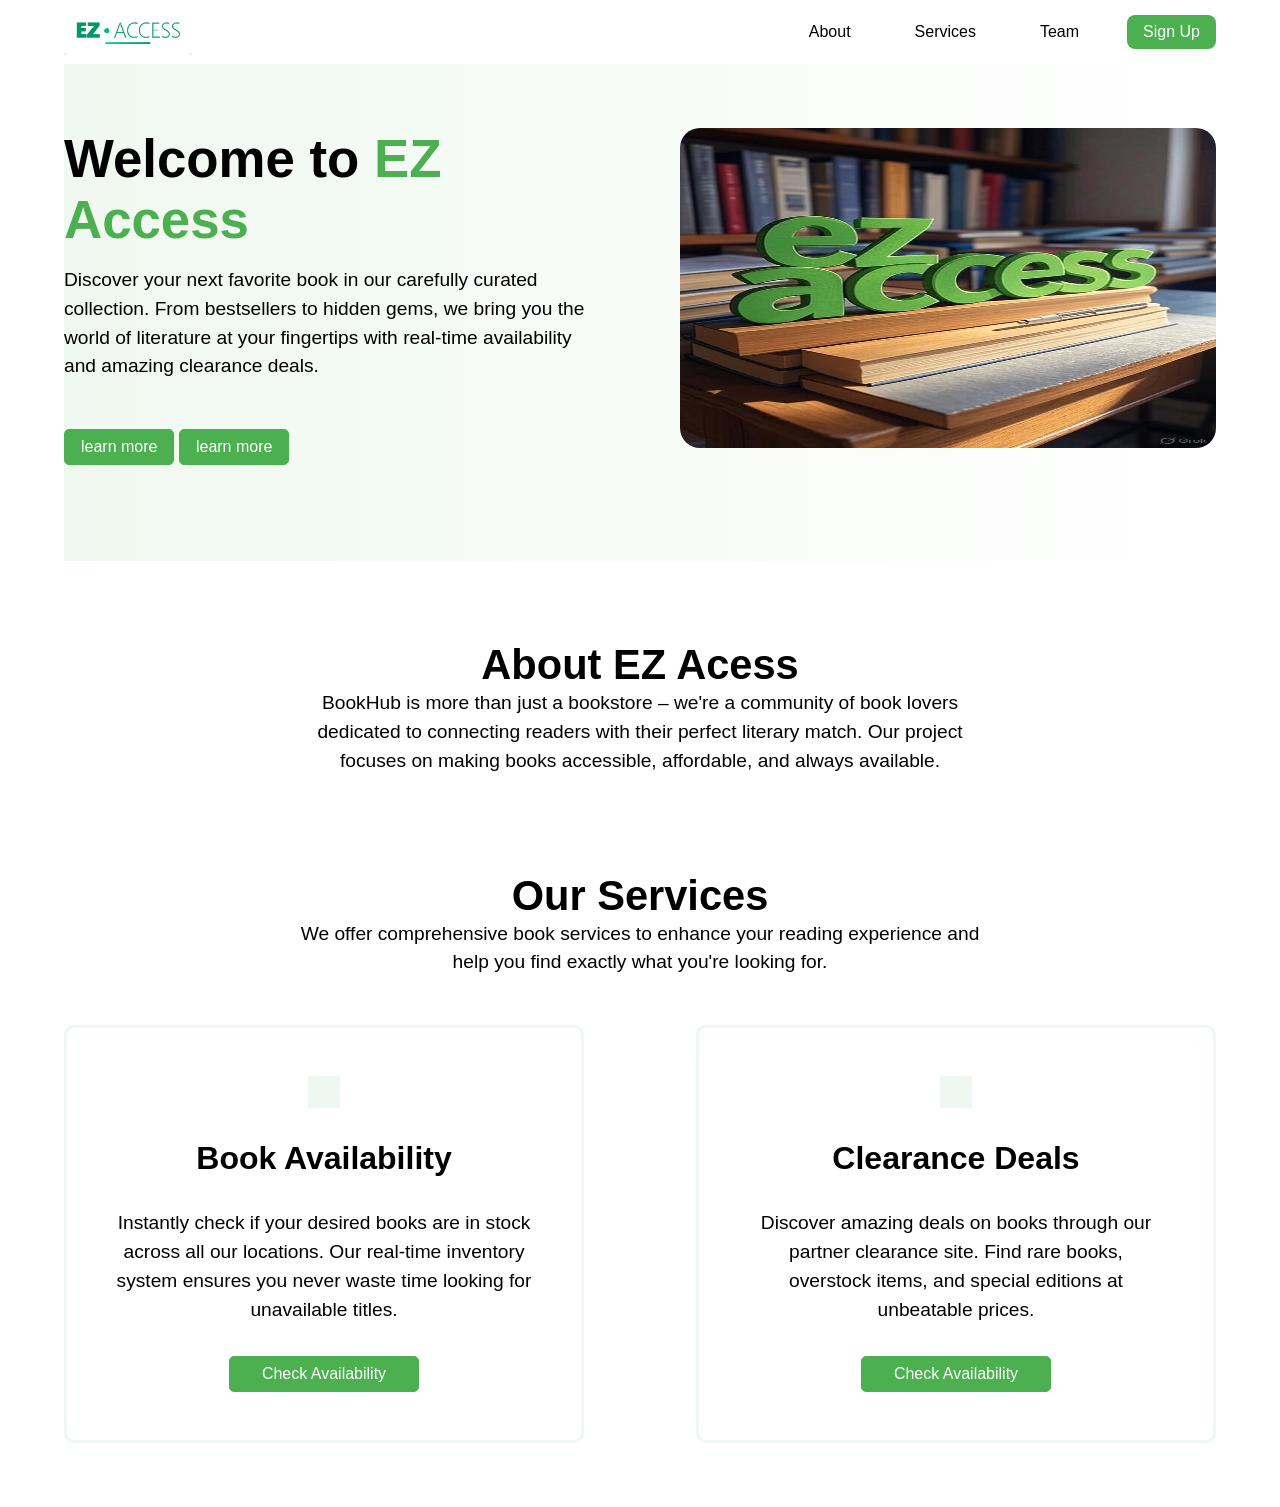
<file: index.html>
<!DOCTYPE html>
<html lang="en">
<head>
    <meta charset="UTF-8">
    <meta name="viewport" content="width=device-width, initial-scale=1.0">
    <title>EZ ACCESS</title>
    <link rel="stylesheet" href="style.css">
</head>
<body>
    <header class="global-padding">
        <img 
            src="./images//logo.png" 
            alt="logo"
        />

        <nav>
            <ul>
                <li><a href="#about">About</a></li>
                <li><a href="#services">Services</a></li>
                <li><a href="#TEAM">Team</a></li>
                <li class="signup"><a href="./signup.html">Sign Up</a></li>
            </ul>
        </nav>
    </header>
    <main class="global-padding">
        <section 
            class="home"
        >
            <figure>
                <figcaption>
                    <h1>
                        Welcome to 
                        <span
                        class="green">
                            EZ Access
                        </span>
                    </h1>
                    <p>
                        Discover your next favorite book in our carefully curated collection. From bestsellers to hidden gems, we bring you the world of literature at your fingertips with real-time availability and amazing clearance deals.
                    </p>
                    <div class="button">
                        <button>
                        learn more
                    </button>
                    <button>
                        learn more
                    </button>
                    </div>
                </figcaption>
                <img 
                    src="./images/hero.jpg" 
                    alt="hero"
                    class="hero"
                />
            </figure>   
        </section>
        <section
            class="about"
            id="about"
        >
            <h2>About EZ Acess</h2>
            <p>
                BookHub is more than just a bookstore – we're a community of book lovers dedicated to connecting readers with their perfect literary match. Our project focuses on making books accessible, affordable, and always available.
            </p>
        </section>
        <section
            class="services"
            id="services"
        >
            <div class="services-heading">
                <h2>
                    Our Services
                </h2>
                <p>
                    We offer comprehensive book services to enhance your reading experience and help you find exactly what you're looking for.
                </p>
            </div>

            <div class="container">
                <section class="book">
                    <div class="box"></div>
                    <h3>
                        Book Availability
                    </h3>
                    <p>
                        Instantly check if your desired books are in stock across all our locations. Our real-time inventory system ensures you never waste time looking for unavailable titles.
                    </p>
                    <button>
                        <a href="./bookshop.html"> Check Availability</a>
                    </button>
                </section>
                <section class="book">
                    <div class="box"></div>
                    <h3>
                        Clearance Deals
                    </h3>
                    <p>
                        Discover amazing deals on books through our partner clearance site. Find rare books, overstock items, and special editions at unbeatable prices.
                    </p>
                    <button>
                        <a href="./clearance.html"> Check Availability</a>
                    </button>
                </section>
            </div>
        </section>
    </main>
    <footer>

    </footer>
</body>
</html>
</file>
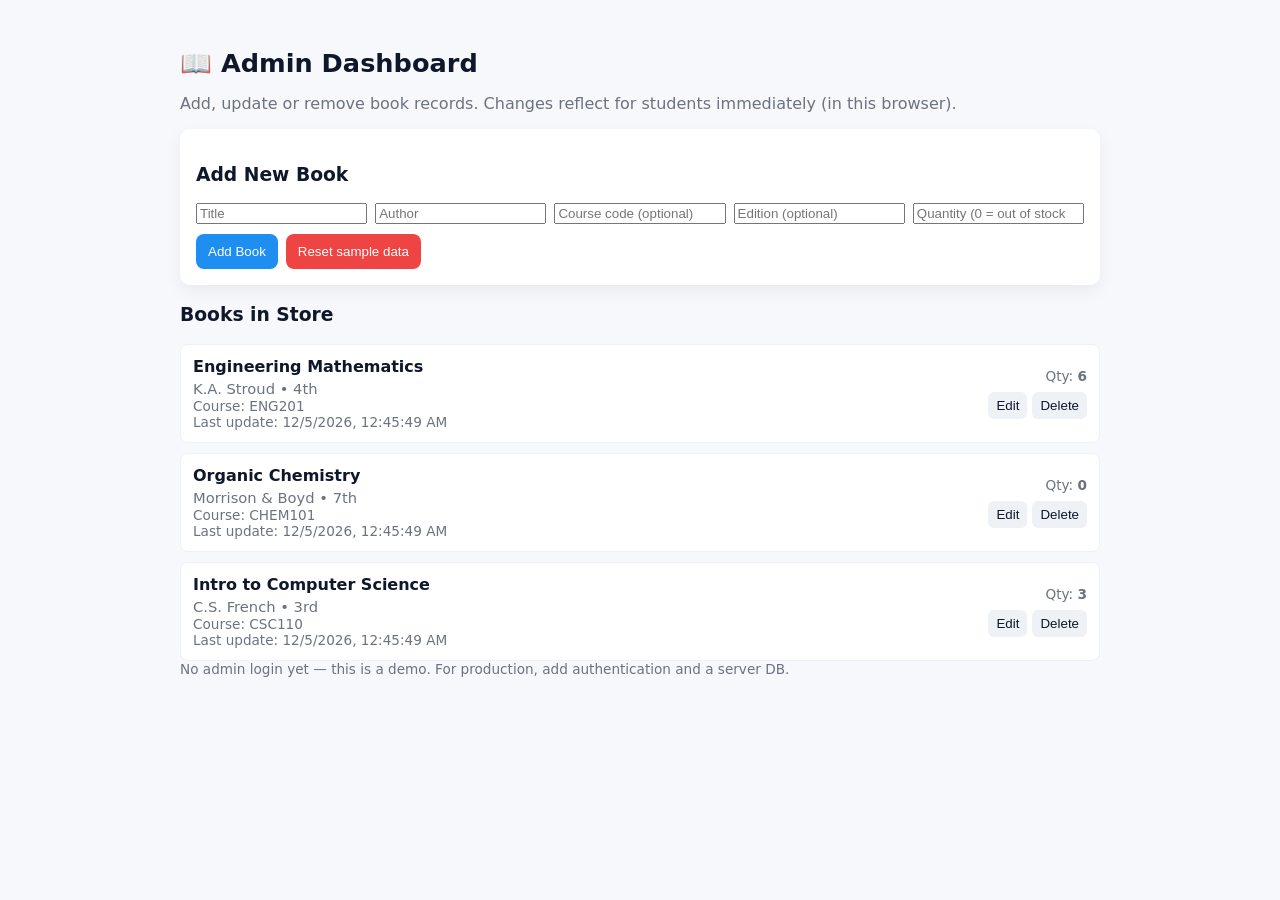
<file: bookshop/admin.html>
<!doctype html>
<html lang="en">
<head>
  <meta charset="utf-8" />
  <meta name="viewport" content="width=device-width,initial-scale=1" />
  <title>UNN Book Availability — Admin</title>
  <link rel="stylesheet" href="style.css">
</head>
<body>
  <main id="admin-app" class="container">
    <header>
      <h1>📖 Admin Dashboard</h1>
      <p class="muted">Add, update or remove book records. Changes reflect for students immediately (in this browser).</p>
    </header>

    <section class="card">
      <h3>Add New Book</h3>
      <div class="form-grid">
        <input id="a_title" placeholder="Title" />
        <input id="a_author" placeholder="Author" />
        <input id="a_course" placeholder="Course code (optional)" />
        <input id="a_edition" placeholder="Edition (optional)" />
        <input id="a_qty" type="number" min="0" placeholder="Quantity (0 = out of stock)" />
      </div>
      <div class="form-actions">
        <button id="addBookBtn">Add Book</button>
        <button id="clearStoreBtn" class="danger">Reset sample data</button>
      </div>
    </section>

    <section>
      <h3>Books in Store</h3>
      <div id="adminList" class="card-list"></div>
    </section>

    <footer class="muted small">No admin login yet — this is a demo. For production, add authentication and a server DB.</footer>
  </main>

  <script src="script.js"></script>
</body>
</html>
</file>
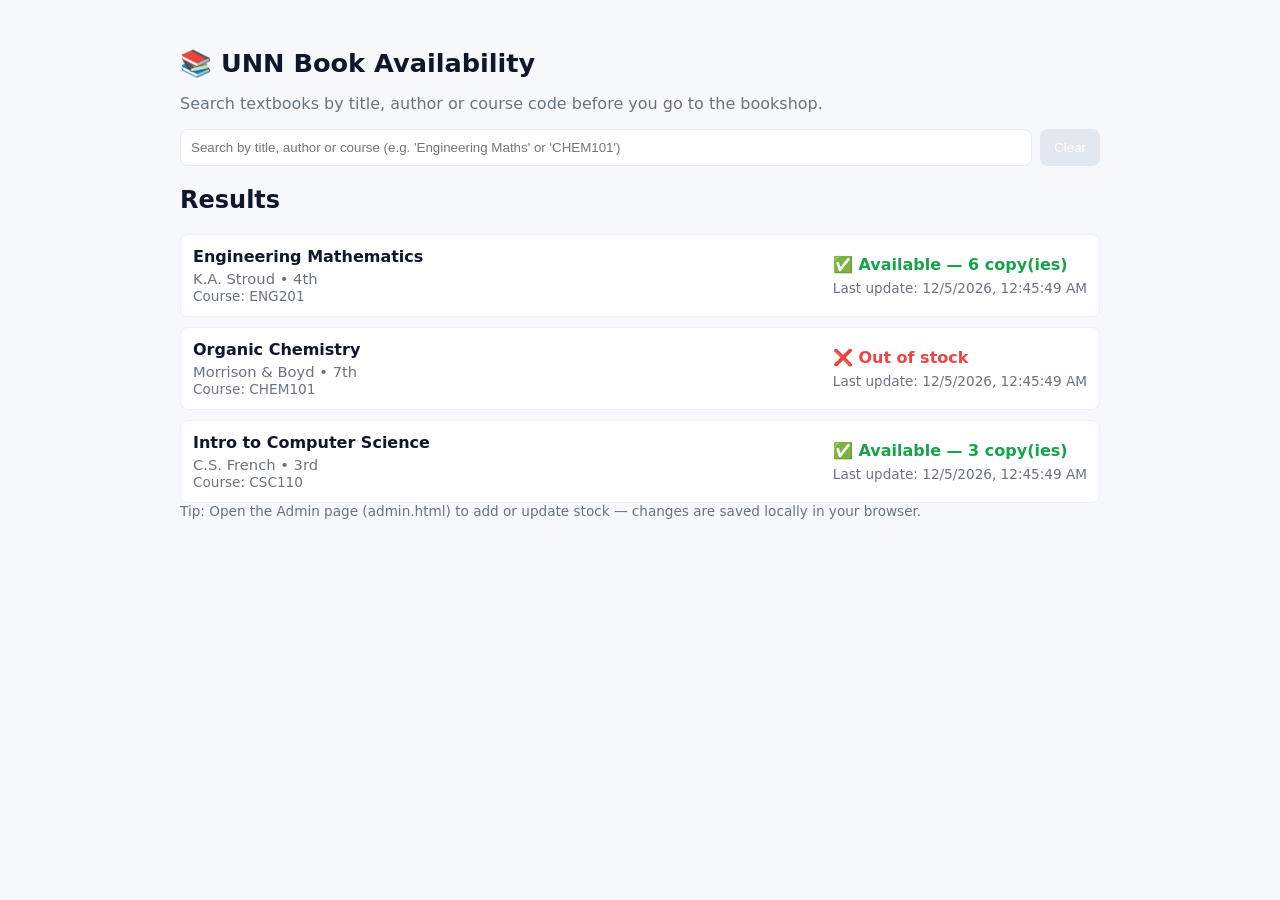
<file: bookshop/bookshop.html>
<!doctype html>
<html lang="en">
<head>
  <meta charset="utf-8" />
  <meta name="viewport" content="width=device-width,initial-scale=1" />
  <title>UNN Book Availability — Student</title>
  <link rel="stylesheet" href="style.css">
</head>
<body>
  <main id="student-app" class="container">
    <header>
      <h1>📚 UNN Book Availability</h1>
      <p class="muted">Search textbooks by title, author or course code before you go to the bookshop.</p>
    </header>

    <section class="search-area">
      <input id="searchBox" placeholder="Search by title, author or course (e.g. 'Engineering Maths' or 'CHEM101')" />
      <button id="clearBtn" title="Clear search">Clear</button>
    </section>

    <section>
      <h2>Results</h2>
      <div id="resultList" class="card-list">
        <!-- results appear here -->
      </div>
    </section>

    <footer class="muted small">Tip: Open the Admin page (admin.html) to add or update stock — changes are saved locally in your browser.</footer>
  </main>

  <script src="script.js"></script>
</body>
</html>
</file>
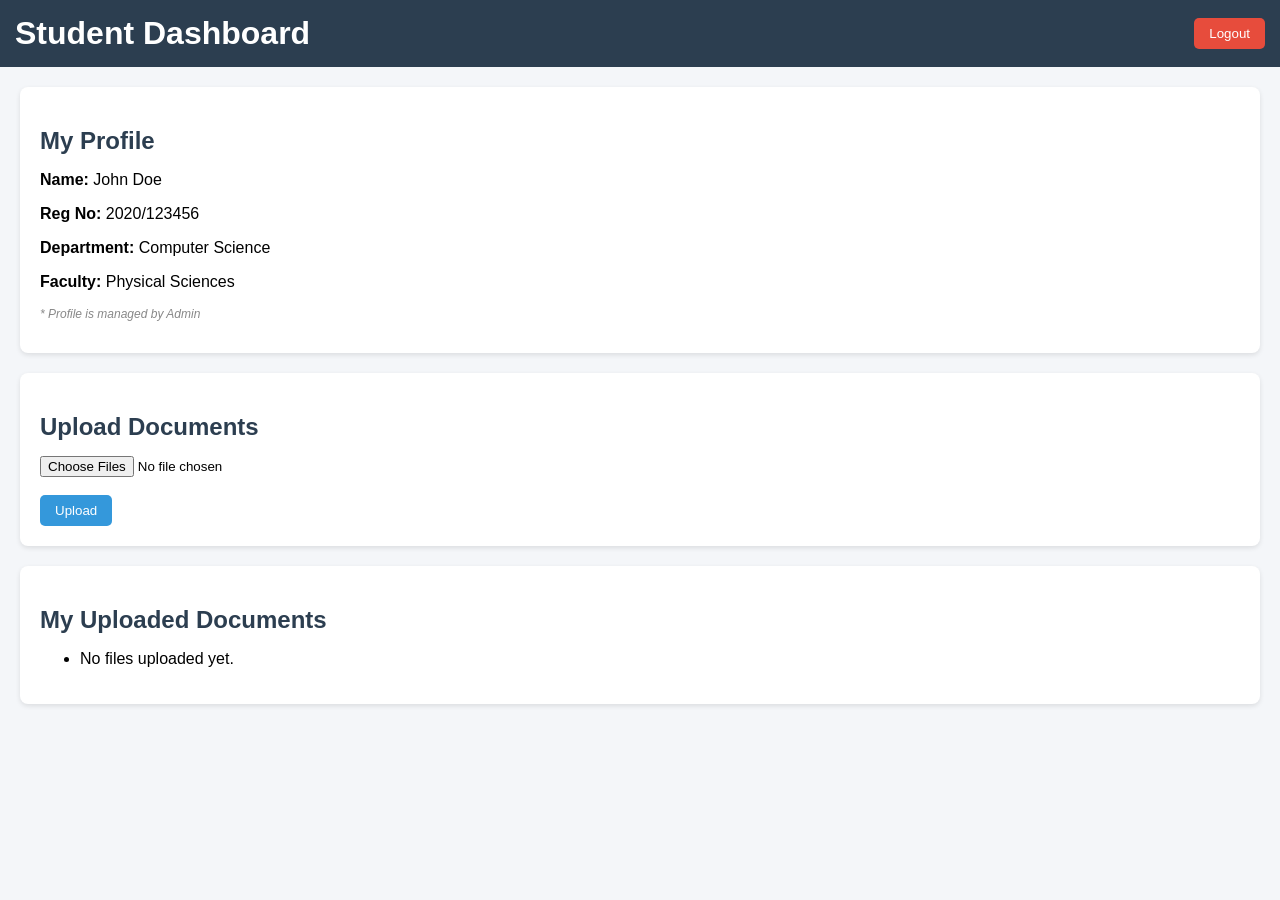
<file: dashboard/st.html>
<!DOCTYPE html>
<html lang="en">
<head>
  <meta charset="UTF-8">
  <meta name="viewport" content="width=device-width, initial-scale=1.0">
  <title>Student Dashboard</title>
  <link rel="stylesheet" href="st.css">
</head>
<body>
  <!-- Header -->
  <header>
    <h1>Student Dashboard</h1>
    <button id="logoutBtn">Logout</button>
  </header>

  <!-- Profile Section (Read-Only for Student) -->
  <section class="profile">
    <h2>My Profile</h2>
    <p><strong>Name:</strong> <span id="studentName">John Doe</span></p>
    <p><strong>Reg No:</strong> <span id="studentReg">2020/123456</span></p>
    <p><strong>Department:</strong> <span id="studentDept">Computer Science</span></p>
    <p><strong>Faculty:</strong> <span id="studentFaculty">Physical Sciences</span></p>
    <p class="note">* Profile is managed by Admin</p>
  </section>

  <!-- Upload Section -->
  <section class="upload">
    <h2>Upload Documents</h2>
    <form id="uploadForm">
      <input type="file" id="documentUpload" multiple><br><br>
      <button type="submit">Upload</button>
    </form>
  </section>

  <!-- Uploaded Documents Preview -->
  <section class="uploaded-files">
    <h2>My Uploaded Documents</h2>
    <ul id="fileList">
      <li>No files uploaded yet.</li>
    </ul>
  </section>

  <script src="st.js"></script>
</body>
</html>
</file>
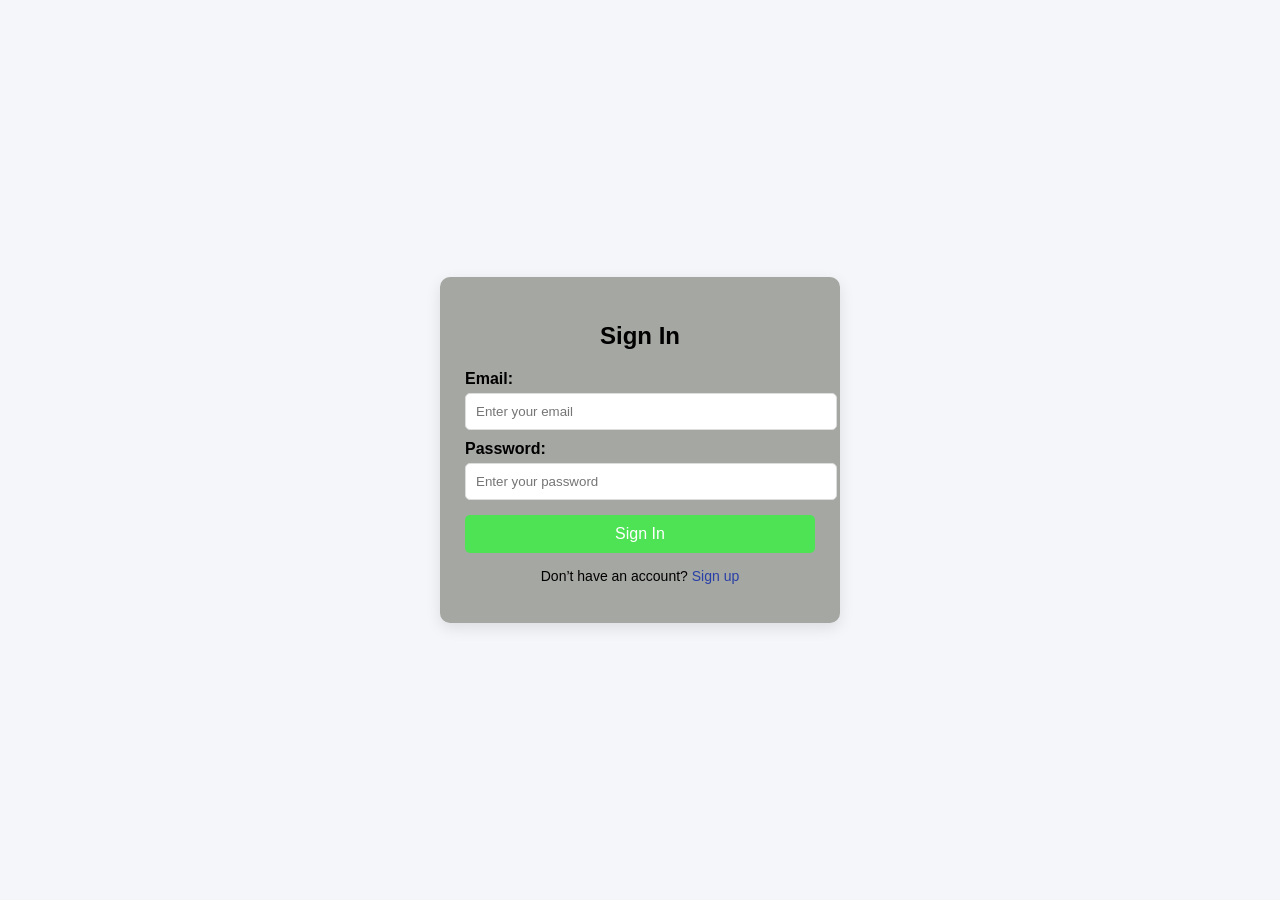
<file: signup and signin page/signin.html>
<!DOCTYPE html>
<html lang="en">
<head>
  <meta charset="UTF-8">
  <meta name="viewport" content="width=device-width, initial-scale=1.0">
  <title>Student Clearance Signin</title>
  <link rel="stylesheet" href="/signup and signin page/signin.css">
</head>
<body>
  <div class="container">
    <h2>Sign In</h2>
    <form id="signinForm">
      <label for="email">Email:</label>
      <input type="email" id="email" placeholder="Enter your email">

      <label for="password">Password:</label>
      <input type="password" id="password" placeholder="Enter your password">

      <button type="submit">Sign In</button>

      <!-- ✅ Link back to signup -->
      <p class="signup-link">
        Don’t have an account?
        <a href="/signup and signin page/signup.html">Sign up</a>
      </p>
    </form>
  </div>

  <script src="/signup and signin page/signin.js"></script>
</body>
</html>
</file>
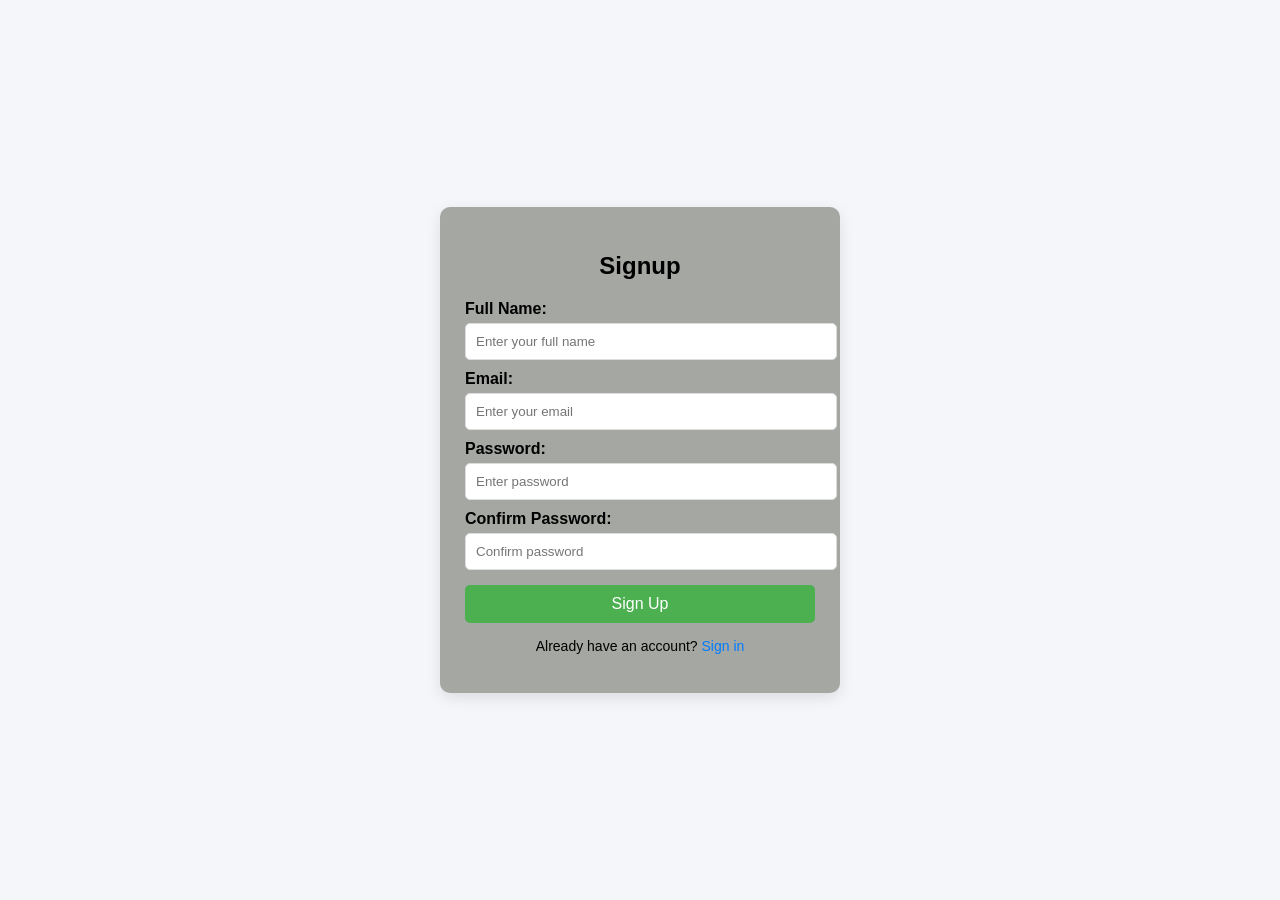
<file: signup and signin page/signup.html>
<!DOCTYPE html>
<html lang="en">
<head>
  <meta charset="UTF-8">
  <meta name="viewport" content="width=device-width, initial-scale=1.0">
  <title>Student Clearance Signup</title>
  <link rel="stylesheet" href="/signup and signin page/singup.css">
</head>
<body>
  <div class="container">
    <h2>Signup</h2>
    <form id="signupForm">
      <label for="fullName">Full Name:</label>
      <input type="text" id="fullName" placeholder="Enter your full name">

      <label for="email">Email:</label>
      <input type="email" id="email" placeholder="Enter your email">

      <label for="password">Password:</label>
      <input type="password" id="password" placeholder="Enter password">

      <label for="confirmPassword">Confirm Password:</label>
      <input type="password" id="confirmPassword" placeholder="Confirm password">

      <button type="submit">Sign Up</button>

      <!-- ✅ Added Sign In link below button -->
      <p class="signin-link">
        Already have an account?
        <a href="/signup and signin page/signin.html">Sign in</a>
      </p>
    </form>
  </div>

  <script src="/signup and signin page/singup.js"></script>
</body>
</html>
</file>
<file: style.css>
:root {
    --green-500 : #4CAF50;
    --grey-500 : grey;
    --white : white;
    --black : black;
    --green-300 : #4caf4f16;

}

* {
    margin: 0;
    padding: 0;
    box-sizing: border-box;
    font-family: sans-serif;
}

body {
    width: 100%;
    height: auto;
    /* display: flex;
    justify-content: center;
    align-items: center; */
}

header {
    top: 0;
    width: 100%;
    height: 4rem;
    display: flex;
    justify-content: space-between;
    align-items: center;
    position: fixed;
    background-color: var(--white);
}

.global-padding {
    padding: 0 4rem;
}

img {
    width: 8rem;
    height: auto;
}

nav ul {
    list-style: none;
    display: flex;
    justify-content: space-around;
    gap: 2rem;
    
}

nav ul li {
    display: flex;
    cursor: pointer;
    display: flex;
}
a {
    text-decoration: none;
}

nav ul a {
    padding: 0.5rem 1rem;
    color: var(--black);
}

nav ul a:hover {
    text-decoration: none;
    
    padding: 0.7rem 1.2rem;
    color: var(--green-500);
}

.signup a {
    background-color: var(--green-500);
    color : var(--white);
    border-radius: 8px;
}

.signup a:hover {
   background-color: rgb(5, 119, 5);
   color : var(--white);
}

main {
    margin: 1rem 0;
}

.home {
    background-image: linear-gradient(to right, var(--green-300), var(--white));
    padding: 4rem 0;
}

.home figure {
    display: flex;
    flex-direction: row;
    gap: 5rem;
}

.home figure figcaption {
    width: 50%;
    display: flex;
    flex-direction: column;
    gap: 1rem;
}
.button {
    margin: 2rem 0;
}
.home button {
    padding: 0.5rem 1rem;
    font-size: 1rem;
    border: var(--green-500) solid 1px;
    border-radius: 5px;
    color: var(--white);
    background-color: #4CAF50;
    cursor: pointer;
}

.home figure .hero {
    width: 50%;
    height: 20rem;
    border-radius: 20px;
}

.home figure h1 {
    font-size: 3.3rem;
}
.home figure h1 .green {
    color: var(--green-500);
}

p {
    font-size: 1.2rem;
    line-height: 1.5;
}


.services, .home {
    margin: 4rem 0;
}
.services-heading {
    margin: 2rem 0;
}
.about, .services-heading {
    text-align: center;
    width: 60%;
    margin: auto;
    padding: 1rem 0;
}

 h2 {
    font-size: 2.6rem;
}

.container {
    display: flex;
    flex-direction: row;
    gap: 7rem;
    margin: 2rem 0;
}

.book {
    width: 50%;
    border: var(--green-300) solid 3px; 
    border-radius: 10px;
    height: auto;
    display: flex;
    flex-direction: column;
    justify-content: center;
    align-items: center;
    gap: 2rem;
    padding: 3rem;
    text-align: center;
}

h3 {
    font-size: 2rem;
}

.box {
    width: 2rem;
    height: 2rem;
    background-color: var(--green-300);
}

.book button  {
    padding: 0.5rem 1rem;
    font-size: 1rem;
    border: var(--green-500) solid 1px;
    border-radius: 5px;
    background-color: #4CAF50;
    cursor: pointer;
}

.book button a {
    color: var(--white);
    padding: 0.5rem 1rem;
}
</file>
<file: bookshop/style.css>
:root{
  --bg: #f7f8fb;
  --card: #ffffff;
  --muted: #6b7280;
  --accent: #1f8ef1;
  --success: #16a34a;
  --danger: #ef4444;
  --shadow: 0 6px 18px rgba(20,20,40,0.06);
  --radius: 10px;
  font-family: Inter, system-ui, -apple-system, "Segoe UI", Roboto, "Helvetica Neue", Arial;
}

*{box-sizing:border-box}
body{
  margin:0;
  background:var(--bg);
  color:#0f172a;
  -webkit-font-smoothing:antialiased;
}
.container{
  max-width:960px;
  margin:28px auto;
  padding:20px;
}
header h1{margin:0 0 6px;font-size:1.6rem}
.muted{color:var(--muted)}
.small{font-size:.85rem}
.card{background:var(--card);padding:16px;border-radius:var(--radius);box-shadow:var(--shadow);margin-bottom:16px}
.search-area{display:flex;gap:8px;margin:12px 0}
.search-area input{flex:1;padding:10px;border-radius:8px;border:1px solid #e6e9ef}
.search-area button{padding:10px 14px;border-radius:8px;border:0;background:#e2e8f0;cursor:pointer}
.card-list{display:flex;flex-direction:column;gap:10px;margin-top:8px}
.book-card{background:var(--card);padding:12px;border-radius:8px;display:flex;justify-content:space-between;align-items:center;border:1px solid #eef2f7}
.book-meta{max-width:70%}
.book-title{font-weight:600;margin:0}
.book-sub{margin:4px 0 0;color:var(--muted);font-size:.92rem}
.status{font-weight:700}
.status.available{color:var(--success)}
.status.out{color:var(--danger)}
.form-grid{display:grid;grid-template-columns:repeat(auto-fit,minmax(160px,1fr));gap:8px}
.form-actions{margin-top:10px;display:flex;gap:8px}
button{background:var(--accent);color:white;border:0;padding:10px 12px;border-radius:8px;cursor:pointer}
button.danger{background:var(--danger)}
.inline-btn{background:#eef2f7;color:#0f172a;padding:6px 8px;border-radius:6px;border:0;cursor:pointer}
.small-muted{font-size:.85rem;color:var(--muted)}
@media (max-width:520px){
  .book-meta{max-width:60%}
  header h1{font-size:1.25rem}
}
</file>
<file: dashboard/st.css>
body {
  font-family: Arial, sans-serif;
  margin: 0;
  padding: 0;
  background: #f4f6f9;
}

header {
  background: #2c3e50;
  color: #fff;
  padding: 15px;
  display: flex;
  justify-content: space-between;
  align-items: center;
}

header h1 {
  margin: 0;
}

header button {
  background: #e74c3c;
  color: #fff;
  border: none;
  padding: 8px 15px;
  cursor: pointer;
  border-radius: 5px;
}

section {
  background: #fff;
  margin: 20px;
  padding: 20px;
  border-radius: 8px;
  box-shadow: 0 2px 5px rgba(0,0,0,0.1);
}

h2 {
  margin-bottom: 15px;
  color: #2c3e50;
}

button {
  background: #3498db;
  color: #fff;
  border: none;
  padding: 8px 15px;
  border-radius: 5px;
  cursor: pointer;
}

button:hover {
  background: #2980b9;
}

.note {
  font-size: 12px;
  color: #888;
  font-style: italic;
}

.uploaded-files img {
  margin-top: 10px;
  border: 1px solid #ddd;
  border-radius: 5px;
}
</file>
<file: signup and signin page/signin.css>
body {
  font-family: Arial, sans-serif;
  background: #f4f6f9;
  margin: 0;
  padding: 0;
  display: flex;
  justify-content: center;
  align-items: center;
  height: 100vh;
}

.container {
  background: #a5a7a3;
  padding: 25px;
  border-radius: 10px;
  box-shadow: 0px 5px 15px rgba(0,0,0,0.1);
  width: 350px;
}

h2 {
  text-align: center;
  margin-bottom: 20px;
}

label {
  font-weight: bold;
  display: block;
  margin-top: 10px;
}

input {
  width: 100%;
  padding: 10px;
  margin-top: 5px;
  border: 1px solid #ddd;
  border-radius: 5px;
}

button {
  margin-top: 15px;
  width: 100%;
  padding: 10px;
  background: #28fd33b0;
  border: none;
  color: white;
  font-size: 16px;
  border-radius: 5px;
  cursor: pointer;
}

button:hover {
  background: #28fd33;
}

/* ✅ Signup link styling */
.signup-link {
  text-align: center;
  margin-top: 15px;
  font-size: 14px;
}

.signup-link a {
  color: #283fa7;
  text-decoration: none;
}

.signup-link a:hover {
  text-decoration: underline;
}
</file>
<file: signup and signin page/singup.css>
body {
  font-family: Arial, sans-serif;
  background: #f4f6f9;
  margin: 0;
  padding: 0;
  display: flex;
  justify-content: center;
  align-items: center;
  height: 100vh;
}

.container {
  background: #a5a7a3;
  padding: 25px;
  border-radius: 10px;
  box-shadow: 0px 5px 15px rgba(0,0,0,0.1);
  width: 350px;
}

h2 {
  text-align: center;
  margin-bottom: 20px;
}

label {
  font-weight: bold;
  display: block;
  margin-top: 10px;
}

input {
  width: 100%;
  padding: 10px;
  margin-top: 5px;
  border: 1px solid #ddd;
  border-radius: 5px;
}

button {
  margin-top: 15px;
  width: 100%;
  padding: 10px;
  background: #4CAF50;
  border: none;
  color: white;
  font-size: 16px;
  border-radius: 5px;
  cursor: pointer;
}

button:hover {
  background: #45a049;
}

/* ✅ Signin link styling */
.signin-link {
  text-align: center;
  margin-top: 15px;
  font-size: 14px;
}

.signin-link a {
  color: #007bff;
  text-decoration: none;
}

.signin-link a:hover {
  text-decoration: underline;
}
</file>
